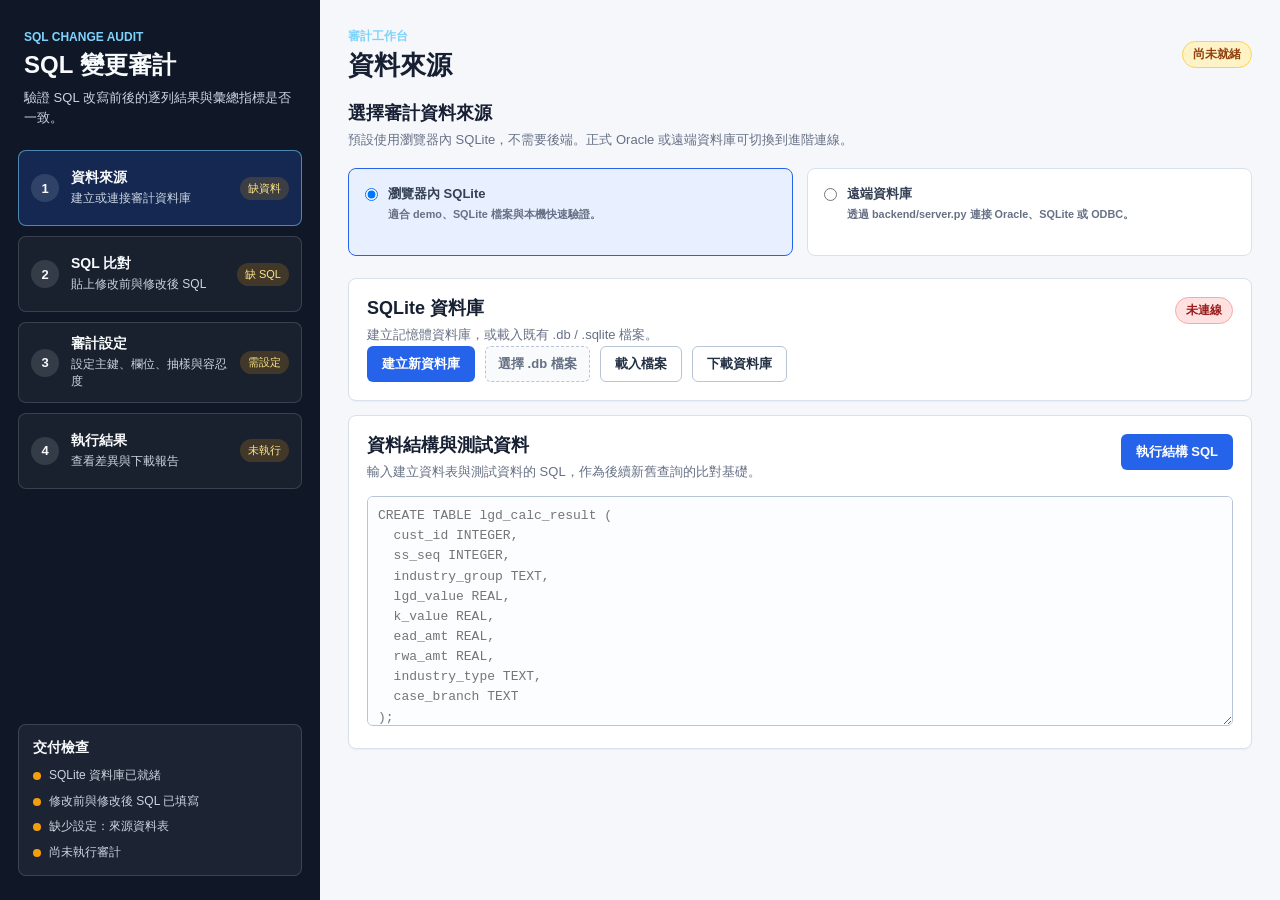
<file: ui/index.html>
<!DOCTYPE html>
<html lang="zh-TW">
<head>
<meta charset="UTF-8">
<meta name="viewport" content="width=device-width, initial-scale=1.0">
<title>SQL 變更審計工作台</title>
<link rel="stylesheet" href="css/style.css">
</head>
<body>
<div class="app-shell">
  <aside class="workflow-sidebar" aria-label="審計流程">
    <div class="brand-block">
      <p class="eyebrow">SQL Change Audit</p>
      <h1>SQL 變更審計</h1>
      <p>驗證 SQL 改寫前後的逐列結果與彙總指標是否一致。</p>
    </div>

    <nav class="workflow-steps">
      <button type="button" class="workflow-step" data-step="source">
        <span class="step-index">1</span>
        <span>
          <strong>資料來源</strong>
          <small>建立或連接審計資料庫</small>
        </span>
        <span class="step-state" id="state-source">待處理</span>
      </button>
      <button type="button" class="workflow-step" data-step="sql">
        <span class="step-index">2</span>
        <span>
          <strong>SQL 比對</strong>
          <small>貼上修改前與修改後 SQL</small>
        </span>
        <span class="step-state" id="state-sql">待處理</span>
      </button>
      <button type="button" class="workflow-step" data-step="config">
        <span class="step-index">3</span>
        <span>
          <strong>審計設定</strong>
          <small>設定主鍵、欄位、抽樣與容忍度</small>
        </span>
        <span class="step-state" id="state-config">待處理</span>
      </button>
      <button type="button" class="workflow-step" data-step="results">
        <span class="step-index">4</span>
        <span>
          <strong>執行結果</strong>
          <small>查看差異與下載報告</small>
        </span>
        <span class="step-state" id="state-results">未執行</span>
      </button>
    </nav>

    <section class="readiness-card" aria-labelledby="readiness-title">
      <h2 id="readiness-title">交付檢查</h2>
      <ul id="readiness-list"></ul>
    </section>
  </aside>

  <main class="workspace">
    <header class="workspace-header">
      <div>
        <p class="eyebrow">審計工作台</p>
        <h2 id="workspace-title">資料來源</h2>
      </div>
      <div class="status-pill" id="global-status">尚未就緒</div>
    </header>

    <section class="step-panel" data-step-panel="source" id="panel-source">
      <div class="section-heading">
        <div>
          <h3>選擇審計資料來源</h3>
          <p>預設使用瀏覽器內 SQLite，不需要後端。正式 Oracle 或遠端資料庫可切換到進階連線。</p>
        </div>
      </div>

      <div class="mode-grid" role="radiogroup" aria-label="資料庫模式">
        <label class="mode-card">
          <input type="radio" name="db-mode" value="browser" checked>
          <span>
            <strong>瀏覽器內 SQLite</strong>
            <small>適合 demo、SQLite 檔案與本機快速驗證。</small>
          </span>
        </label>
        <label class="mode-card">
          <input type="radio" name="db-mode" value="remote">
          <span>
            <strong>遠端資料庫</strong>
            <small>透過 backend/server.py 連接 Oracle、SQLite 或 ODBC。</small>
          </span>
        </label>
      </div>

      <div id="local-db-section" class="panel-stack">
        <section class="panel">
          <div class="panel-title-row">
            <div>
              <h3>SQLite 資料庫</h3>
              <p>建立記憶體資料庫，或載入既有 .db / .sqlite 檔案。</p>
            </div>
            <span id="db-status" class="db-status disconnected">未連線</span>
          </div>

          <div class="toolbar">
            <button id="btn-new-db" class="btn btn-primary" type="button">建立新資料庫</button>
            <label class="file-picker">
              <input type="file" id="db-file-input" accept=".db,.sqlite,.sqlite3">
              <span>選擇 .db 檔案</span>
            </label>
            <button id="btn-load-db" class="btn btn-secondary" type="button">載入檔案</button>
            <button id="btn-download-db" class="btn btn-secondary" type="button">下載資料庫</button>
          </div>
        </section>

        <section class="panel">
          <div class="panel-title-row">
            <div>
              <h3>資料結構與測試資料</h3>
              <p>輸入建立資料表與測試資料的 SQL，作為後續新舊查詢的比對基礎。</p>
            </div>
            <button id="btn-load-sql" class="btn btn-primary" type="button">執行結構 SQL</button>
          </div>
          <textarea id="setup-sql" class="code code-large" placeholder="CREATE TABLE lgd_calc_result (&#10;  cust_id INTEGER,&#10;  ss_seq INTEGER,&#10;  industry_group TEXT,&#10;  lgd_value REAL,&#10;  k_value REAL,&#10;  ead_amt REAL,&#10;  rwa_amt REAL,&#10;  industry_type TEXT,&#10;  case_branch TEXT&#10;);&#10;&#10;INSERT INTO lgd_calc_result VALUES&#10;(1, 1, 'GroupA', 0.45, 0.12, 100000, 50000, 'XX08', 'BR01'),&#10;(2, 1, 'GroupB', 0.32, 0.08, 200000, 80000, 'XX09', 'BR02'),&#10;(3, 1, 'GroupA', 0.51, 0.15, 150000, 75000, 'YY01', 'BR01');"></textarea>
        </section>
      </div>

      <div id="remote-db-section" class="panel" style="display:none">
        <div class="panel-title-row">
          <div>
            <h3>遠端資料庫連線</h3>
            <p>啟動 FastAPI 後端後，填入連線資訊並測試連線。</p>
          </div>
          <span id="remote-db-status" class="db-status disconnected">未連線</span>
        </div>
        <div class="form-grid">
          <div class="form-group"><label>後端 API 網址</label><input id="remote-api-url" value="http://localhost:8000"></div>
          <div class="form-group"><label>驅動程式</label>
            <select id="remote-driver">
              <option value="sqlite3">SQLite</option>
              <option value="oracledb">Oracle（oracledb）</option>
              <option value="cx_Oracle">Oracle（cx_Oracle）</option>
              <option value="pyodbc">SQL Server / ODBC</option>
            </select>
          </div>
          <div class="form-group wide"><label>DSN / 連線字串</label><input id="remote-dsn" placeholder="host:1521/SID 或 C:\path\to\file.db 或 :memory:"></div>
          <div class="form-group"><label>使用者名稱</label><input id="remote-user" placeholder="scott"></div>
          <div class="form-group"><label>密碼</label><input id="remote-password" type="password" placeholder="tiger"></div>
          <div class="form-group"><label>Schema</label><input id="remote-schema" placeholder="main 或使用者 schema"></div>
        </div>
        <div class="toolbar">
          <button id="btn-test-connection" class="btn btn-secondary" type="button">測試連線</button>
          <span id="remote-test-result" class="inline-status"></span>
        </div>
      </div>
    </section>

    <section class="step-panel" data-step-panel="sql" id="panel-sql">
      <div class="section-heading">
        <div>
          <h3>輸入新舊 SQL</h3>
          <p>貼上 SELECT 時會自動建立 <code>v_audit_old</code> 與 <code>v_audit_new</code>；也可以輸入既有資料表或 View 名稱。</p>
        </div>
        <div class="toolbar compact">
          <button id="btn-detect-sql" class="btn btn-secondary" type="button">偵測類型</button>
          <button id="btn-apply-sql" class="btn btn-primary" type="button">套用 View</button>
        </div>
      </div>

      <div class="sql-grid">
        <section class="panel">
          <div class="panel-title-row">
            <h3>修改前 SQL <span id="old-sql-mode" class="field-hint"></span></h3>
          </div>
          <textarea id="old-sql" class="code code-editor" placeholder="SELECT cust_id, ss_seq, industry_group, lgd_value, k_value, ead_amt, rwa_amt, case_branch&#10;FROM lgd_calc_result&#10;WHERE industry_group = 'GroupA'"></textarea>
        </section>
        <section class="panel">
          <div class="panel-title-row">
            <h3>修改後 SQL <span id="new-sql-mode" class="field-hint"></span></h3>
          </div>
          <textarea id="new-sql" class="code code-editor" placeholder="SELECT cust_id, ss_seq,&#10;  CASE WHEN industry_group = 'GroupA' THEN 'GroupA_New' ELSE industry_group END AS industry_group,&#10;  lgd_value * 1.1 AS lgd_value, k_value, ead_amt, rwa_amt, case_branch&#10;FROM lgd_calc_result"></textarea>
        </section>
      </div>

      <div class="notice">
        <strong>比對邏輯</strong>
        <span>系統會先凍結舊版結果，再抽樣雙跑新舊 SQL，最後做逐列差異與彙總容忍度判斷。</span>
      </div>
    </section>

    <section class="step-panel" data-step-panel="config" id="panel-config">
      <div class="section-heading">
        <div>
          <h3>審計設定</h3>
          <p>設定主鍵、業務欄位、抽樣條件與彙總指標。大多數 demo 可使用預設值後直接執行。</p>
        </div>
        <div class="toolbar compact">
          <button id="btn-save-config" class="btn btn-secondary" type="button">儲存設定</button>
          <input type="file" id="yaml-file-input" accept=".yaml,.yml" style="display:none">
          <button id="btn-import-yaml" class="btn btn-secondary" type="button">匯入 YAML</button>
          <button id="btn-export-yaml" class="btn btn-secondary" type="button">匯出 YAML</button>
          <button id="btn-run-pipeline" class="btn btn-primary" type="button">執行審計</button>
        </div>
      </div>
      <div id="config-sections" class="config-sections"></div>
    </section>

    <section class="step-panel" data-step-panel="results" id="panel-results">
      <div class="section-heading">
        <div>
          <h3>審計結果</h3>
          <p>先看總結，再檢查逐列差異、彙總指標與分組變更。</p>
        </div>
        <div class="toolbar compact">
          <button id="btn-download-md" class="btn btn-secondary" type="button" disabled>下載 Markdown</button>
          <button id="btn-download-html" class="btn btn-secondary" type="button" disabled>下載 HTML</button>
          <button id="btn-go-config" class="btn btn-secondary" type="button">回到設定</button>
        </div>
      </div>

      <div id="result-summary" class="summary" style="display:none"></div>
      <div class="progress" id="pipeline-progress"></div>

      <div class="result-grid">
        <section class="panel">
          <h3>逐列差異</h3>
          <div id="s4-status" class="result-status"></div>
          <div id="s4-table-container" class="table-wrap" style="display:none">
            <table class="result-table" id="s4-table"></table>
          </div>
        </section>
        <section class="panel">
          <h3>彙總指標</h3>
          <div id="s5-status" class="result-status"></div>
          <div class="table-wrap">
            <table class="result-table" id="s5-table"></table>
          </div>
        </section>
        <section class="panel">
          <h3>分組變更</h3>
          <div id="s6-status" class="result-status"></div>
        </section>
        <section class="panel">
          <details>
            <summary>執行記錄</summary>
            <div class="log-area" id="log-output"></div>
          </details>
        </section>
      </div>
    </section>
  </main>
</div>

<script src="js/vendor/sql-wasm.js"></script>
<script src="js/templates.js"></script>
<script src="js/judge.js"></script>
<script src="js/db.js"></script>
<script src="js/pipeline.js"></script>
<script src="js/report.js"></script>
<script src="js/app.js"></script>
</body>
</html>
</file>
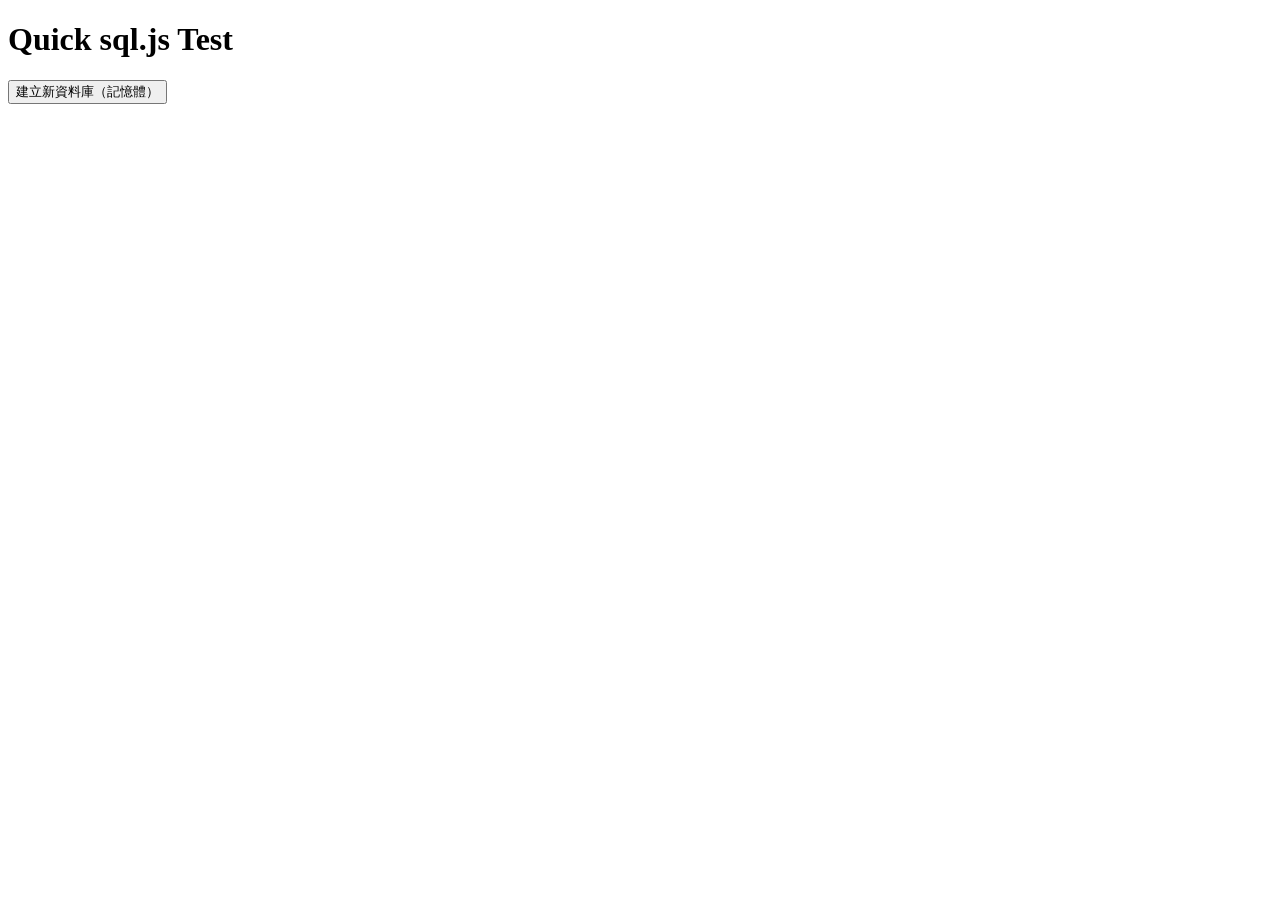
<file: ui/quick_test.html>
<!DOCTYPE html>
<html lang="zh-TW">
<head><meta charset="UTF-8"><title>Test</title></head>
<body>
<h1>Quick sql.js Test</h1>
<button id="test-btn">建立新資料庫（記憶體）</button>
<pre id="output"></pre>

<script src="js/vendor/sql-wasm.js"></script>
<script>
document.getElementById("test-btn").addEventListener("click", async () => {
  const out = document.getElementById("output");
  out.textContent = "點擊了！初始化中...";
  try {
    const SQL = await initSqlJs({
      locateFile: function(file) { return "js/vendor/" + file; }
    });
    out.textContent += "\nsql.js 載入成功";
    const db = new SQL.Database();
    out.textContent += "\n資料庫已建立";
    db.run("CREATE TABLE t(id INTEGER)");
    db.run("INSERT INTO t VALUES (1)");
    const r = db.exec("SELECT * FROM t");
    out.textContent += "\n查詢結果: " + JSON.stringify(r[0].values);
  } catch (e) {
    out.textContent += "\n錯誤: " + e.message;
  }
});
</script>
</body>
</html>
</file>
<file: ui/css/style.css>
*, *::before, *::after { box-sizing: border-box; }
* { margin: 0; padding: 0; }

:root {
  --bg: #f5f7fb;
  --surface: #ffffff;
  --surface-muted: #f8fafc;
  --line: #d9e2ec;
  --line-strong: #b8c5d6;
  --text: #172033;
  --muted: #667085;
  --accent: #2563eb;
  --accent-strong: #1d4ed8;
  --accent-soft: #e8f0ff;
  --pass: #15803d;
  --pass-soft: #dcfce7;
  --fail: #b91c1c;
  --fail-soft: #fee2e2;
  --warn: #b45309;
  --warn-soft: #fef3c7;
  --shadow: 0 12px 28px rgba(15, 23, 42, 0.08);
  --radius: 8px;
  --mono: Consolas, "Courier New", monospace;
}

html, body { min-height: 100%; }
body {
  min-height: 100vh;
  background: var(--bg);
  color: var(--text);
  font-family: -apple-system, BlinkMacSystemFont, "Segoe UI", "Microsoft JhengHei", sans-serif;
}

button, input, textarea, select { font: inherit; }
button { letter-spacing: 0; }
code { font-family: var(--mono); color: #0f3a7a; }

.app-shell {
  min-height: 100vh;
  display: grid;
  grid-template-columns: 320px minmax(0, 1fr);
}

.workflow-sidebar {
  position: sticky;
  top: 0;
  height: 100vh;
  overflow-y: auto;
  background: #101827;
  color: #f8fafc;
  padding: 24px 18px;
  display: flex;
  flex-direction: column;
  gap: 22px;
}

.brand-block {
  padding: 6px 6px 0;
}
.brand-block h1 {
  font-size: 24px;
  line-height: 1.25;
  margin: 6px 0 8px;
}
.brand-block p:not(.eyebrow) {
  color: #cbd5e1;
  font-size: 13px;
  line-height: 1.55;
}
.eyebrow {
  color: #7dd3fc;
  font-size: 12px;
  font-weight: 700;
  text-transform: uppercase;
}

.workflow-steps {
  display: grid;
  gap: 10px;
}
.workflow-step {
  width: 100%;
  min-height: 76px;
  display: grid;
  grid-template-columns: 30px minmax(0, 1fr) auto;
  gap: 10px;
  align-items: center;
  padding: 12px;
  border: 1px solid rgba(203, 213, 225, 0.18);
  border-radius: var(--radius);
  background: rgba(255, 255, 255, 0.04);
  color: #f8fafc;
  cursor: pointer;
  text-align: left;
}
.workflow-step:hover,
.workflow-step.active {
  background: rgba(37, 99, 235, 0.22);
  border-color: rgba(125, 211, 252, 0.55);
}
.workflow-step strong {
  display: block;
  font-size: 14px;
}
.workflow-step small {
  display: block;
  color: #cbd5e1;
  font-size: 12px;
  line-height: 1.4;
  margin-top: 3px;
}
.step-index {
  width: 28px;
  height: 28px;
  display: inline-flex;
  align-items: center;
  justify-content: center;
  border-radius: 999px;
  background: rgba(255, 255, 255, 0.12);
  font-weight: 700;
  font-size: 13px;
}
.step-state {
  padding: 4px 8px;
  border-radius: 999px;
  background: rgba(255, 255, 255, 0.1);
  color: #cbd5e1;
  font-size: 11px;
  white-space: nowrap;
}
.workflow-step.done .step-state {
  background: rgba(34, 197, 94, 0.18);
  color: #bbf7d0;
}
.workflow-step.warn .step-state {
  background: rgba(245, 158, 11, 0.18);
  color: #fde68a;
}

.readiness-card {
  margin-top: auto;
  padding: 14px;
  border: 1px solid rgba(203, 213, 225, 0.18);
  border-radius: var(--radius);
  background: rgba(255, 255, 255, 0.05);
}
.readiness-card h2 {
  font-size: 14px;
  margin-bottom: 10px;
}
#readiness-list {
  list-style: none;
  display: grid;
  gap: 8px;
}
#readiness-list li {
  display: flex;
  gap: 8px;
  align-items: flex-start;
  color: #cbd5e1;
  font-size: 12px;
  line-height: 1.45;
}
#readiness-list li::before {
  content: "";
  width: 8px;
  height: 8px;
  margin-top: 5px;
  border-radius: 50%;
  background: #f59e0b;
  flex-shrink: 0;
}
#readiness-list li.ready::before { background: #22c55e; }

.workspace {
  min-width: 0;
  padding: 28px;
}
.workspace-header {
  display: flex;
  align-items: center;
  justify-content: space-between;
  gap: 16px;
  margin-bottom: 20px;
}
.workspace-header h2 {
  font-size: 26px;
  line-height: 1.25;
  margin-top: 4px;
}
.status-pill,
.db-status,
.badge,
.inline-status {
  display: inline-flex;
  align-items: center;
  min-height: 26px;
  padding: 4px 10px;
  border-radius: 999px;
  font-size: 12px;
  font-weight: 700;
  white-space: nowrap;
}
.status-pill {
  background: var(--warn-soft);
  color: #92400e;
  border: 1px solid #fcd34d;
}
.status-pill.ready,
.db-status.connected { background: var(--pass-soft); color: #166534; border: 1px solid #86efac; }
.status-pill.fail,
.db-status.disconnected { background: var(--fail-soft); color: #991b1b; border: 1px solid #fca5a5; }

.step-panel { display: none; }
.step-panel.active {
  display: grid;
  gap: 16px;
}
.section-heading,
.panel-title-row {
  display: flex;
  align-items: flex-start;
  justify-content: space-between;
  gap: 16px;
}
.section-heading {
  padding-bottom: 2px;
}
.section-heading h3,
.panel h3 {
  font-size: 18px;
  line-height: 1.3;
}
.section-heading p,
.panel p {
  margin-top: 5px;
  color: var(--muted);
  font-size: 13px;
  line-height: 1.55;
}

.panel-stack,
.result-grid {
  display: grid;
  gap: 14px;
}
.panel {
  background: var(--surface);
  border: 1px solid var(--line);
  border-radius: var(--radius);
  padding: 18px;
  box-shadow: 0 1px 2px rgba(15, 23, 42, 0.04);
}

.mode-grid,
.sql-grid,
.form-grid {
  display: grid;
  gap: 14px;
}
.mode-grid {
  grid-template-columns: repeat(2, minmax(0, 1fr));
}
.sql-grid {
  grid-template-columns: repeat(2, minmax(0, 1fr));
}
.form-grid {
  grid-template-columns: repeat(3, minmax(0, 1fr));
}
.form-group.wide { grid-column: span 3; }

.mode-card {
  min-height: 88px;
  display: flex;
  align-items: flex-start;
  gap: 10px;
  padding: 16px;
  border: 1px solid var(--line);
  border-radius: var(--radius);
  background: var(--surface);
  cursor: pointer;
}
.mode-card:has(input:checked) {
  border-color: var(--accent);
  background: var(--accent-soft);
}
.mode-card input {
  width: auto;
  margin-top: 3px;
}
.mode-card strong,
.mode-card small {
  display: block;
}
.mode-card small {
  margin-top: 4px;
  color: var(--muted);
  line-height: 1.45;
}

label {
  display: block;
  margin-bottom: 6px;
  color: #344054;
  font-size: 13px;
  font-weight: 700;
}
input, textarea, select {
  width: 100%;
  border: 1px solid var(--line-strong);
  border-radius: 6px;
  background: #ffffff;
  color: var(--text);
  padding: 9px 10px;
  font-size: 13px;
}
textarea {
  min-height: 140px;
  resize: vertical;
}
input:focus, textarea:focus, select:focus {
  outline: none;
  border-color: var(--accent);
  box-shadow: 0 0 0 3px rgba(37, 99, 235, 0.14);
}
.code {
  font-family: var(--mono);
  line-height: 1.55;
  background: #fbfdff;
}
.code-large { min-height: 230px; margin-top: 14px; }
.code-editor { min-height: 360px; margin-top: 12px; }
.field-hint {
  color: var(--muted);
  font-size: 12px;
  font-weight: 500;
}

.toolbar {
  display: flex;
  align-items: center;
  gap: 10px;
  flex-wrap: wrap;
}
.toolbar.compact {
  justify-content: flex-end;
}
.btn {
  min-height: 36px;
  display: inline-flex;
  align-items: center;
  justify-content: center;
  gap: 6px;
  border-radius: 6px;
  padding: 8px 14px;
  border: 1px solid transparent;
  font-size: 13px;
  font-weight: 700;
  cursor: pointer;
}
.btn-primary {
  background: var(--accent);
  color: #fff;
}
.btn-primary:hover { background: var(--accent-strong); }
.btn-secondary {
  background: #fff;
  color: #233044;
  border-color: var(--line-strong);
}
.btn-secondary:hover { background: var(--surface-muted); }
.btn:disabled {
  opacity: 0.45;
  cursor: not-allowed;
}
.file-picker {
  margin: 0;
  min-height: 36px;
  display: inline-flex;
  align-items: center;
  padding: 8px 12px;
  border-radius: 6px;
  border: 1px dashed var(--line-strong);
  color: var(--muted);
  background: var(--surface-muted);
  cursor: pointer;
}
.file-picker input { display: none; }

.notice {
  display: flex;
  align-items: flex-start;
  gap: 10px;
  padding: 14px 16px;
  border: 1px solid #bfdbfe;
  border-radius: var(--radius);
  background: var(--accent-soft);
  color: #173b76;
  font-size: 13px;
  line-height: 1.55;
}
.notice strong { white-space: nowrap; }

.notification {
  position: fixed;
  top: 18px;
  right: 18px;
  z-index: 20;
  max-width: min(420px, calc(100vw - 36px));
  padding: 12px 14px;
  border-radius: 6px;
  box-shadow: var(--shadow);
  background: #eff6ff;
  border: 1px solid #bfdbfe;
  color: #1e3a8a;
  font-size: 13px;
  font-weight: 700;
}
.notification.success {
  background: var(--pass-soft);
  border-color: #86efac;
  color: #166534;
}
.notification.error {
  background: var(--fail-soft);
  border-color: #fca5a5;
  color: #991b1b;
}

.config-sections {
  display: grid;
  gap: 12px;
}
.section-header {
  display: flex;
  align-items: center;
  justify-content: space-between;
  padding: 12px 14px;
  margin-top: 4px;
  border: 1px solid var(--line);
  border-radius: var(--radius);
  background: var(--surface);
  color: var(--text);
  cursor: pointer;
  user-select: none;
}
.section-header::before {
  content: "▾";
  margin-right: 8px;
  color: var(--muted);
}
.section-header.collapsed::before { content: "▸"; }
.section-header span {
  margin-right: auto;
  font-size: 14px;
  font-weight: 800;
}
.section-body {
  padding: 12px 0 4px;
  display: grid;
  gap: 10px;
}
.section-body .row-item {
  display: grid;
  grid-template-columns: minmax(90px, 1fr) minmax(90px, 2fr) auto;
  gap: 8px;
  align-items: center;
}
.section-body .row-item:not(.row-filter):not(.row-metric):not(.row-biz) {
  grid-template-columns: minmax(0, 1fr) auto;
}
.row-metric {
  grid-template-columns: minmax(90px, 1fr) minmax(180px, 2fr) minmax(80px, 0.6fr) minmax(80px, 0.6fr) auto !important;
}
.row-biz {
  grid-template-columns: minmax(130px, 2fr) minmax(90px, 1fr) auto !important;
}
.btn-remove {
  min-width: 34px;
  min-height: 34px;
  border: 1px solid #fecaca;
  border-radius: 6px;
  background: #fff;
  color: var(--fail);
  cursor: pointer;
}
.btn-remove:hover { background: var(--fail-soft); }
.btn-add {
  min-height: 30px;
  padding: 5px 10px;
  font-size: 12px;
}

.summary {
  padding: 18px;
  border-radius: var(--radius);
  font-size: 18px;
  font-weight: 800;
}
.summary.pass { background: var(--pass-soft); border: 1px solid #86efac; color: #166534; }
.summary.fail { background: var(--fail-soft); border: 1px solid #fca5a5; color: #991b1b; }
.progress {
  display: flex;
  gap: 8px;
  flex-wrap: wrap;
}
.progress .step {
  padding: 6px 10px;
  border-radius: 999px;
  background: var(--surface);
  border: 1px solid var(--line);
  color: var(--muted);
  font-size: 12px;
  font-weight: 700;
}
.progress .step.done { background: var(--pass-soft); color: #166534; border-color: #86efac; }
.progress .step.error { background: var(--fail-soft); color: #991b1b; border-color: #fca5a5; }
.progress .step.running { background: var(--warn-soft); color: #92400e; border-color: #fcd34d; }
.result-status {
  margin-top: 10px;
  color: var(--muted);
  font-size: 13px;
  line-height: 1.6;
}
.badge-pass { background: var(--pass-soft); color: #166534; }
.badge-fail { background: var(--fail-soft); color: #991b1b; }
.badge-skip { background: var(--warn-soft); color: #92400e; }
.table-wrap {
  max-height: 380px;
  overflow: auto;
  margin-top: 12px;
  border: 1px solid var(--line);
  border-radius: var(--radius);
}
.result-table {
  width: 100%;
  border-collapse: collapse;
  font-size: 13px;
  background: #fff;
}
.result-table th,
.result-table td {
  padding: 9px 11px;
  border-bottom: 1px solid var(--line);
  text-align: left;
  vertical-align: top;
}
.result-table th {
  position: sticky;
  top: 0;
  background: var(--surface-muted);
  z-index: 1;
}
.result-table .mono { font-family: var(--mono); font-size: 12px; }

details summary {
  cursor: pointer;
  font-weight: 800;
}
.log-area {
  margin-top: 12px;
  max-height: 220px;
  overflow: auto;
  padding: 12px;
  border: 1px solid var(--line);
  border-radius: 6px;
  background: #0f172a;
  color: #dbeafe;
  font-family: var(--mono);
  font-size: 12px;
  line-height: 1.6;
  white-space: pre-wrap;
}

::-webkit-scrollbar { width: 10px; height: 10px; }
::-webkit-scrollbar-track { background: #edf2f7; }
::-webkit-scrollbar-thumb { background: #b8c5d6; border-radius: 999px; }

@media (max-width: 1100px) {
  .app-shell { grid-template-columns: 280px minmax(0, 1fr); }
  .mode-grid,
  .sql-grid,
  .form-grid { grid-template-columns: 1fr; }
  .form-group.wide { grid-column: auto; }
}

@media (max-width: 860px) {
  .app-shell {
    display: block;
  }
  .workflow-sidebar {
    position: static;
    height: auto;
    padding: 18px;
  }
  .workflow-steps {
    grid-template-columns: repeat(4, minmax(190px, 1fr));
    overflow-x: auto;
    padding-bottom: 4px;
  }
  .workflow-step {
    min-width: 190px;
  }
  .readiness-card { margin-top: 0; }
  .workspace {
    padding: 18px;
  }
  .workspace-header,
  .section-heading,
  .panel-title-row {
    align-items: stretch;
    flex-direction: column;
  }
  .toolbar.compact {
    justify-content: flex-start;
  }
  .section-body .row-item,
  .section-body .row-item:not(.row-filter):not(.row-metric):not(.row-biz),
  .row-filter,
  .row-metric,
  .row-biz {
    grid-template-columns: 1fr !important;
  }
}
</file>
